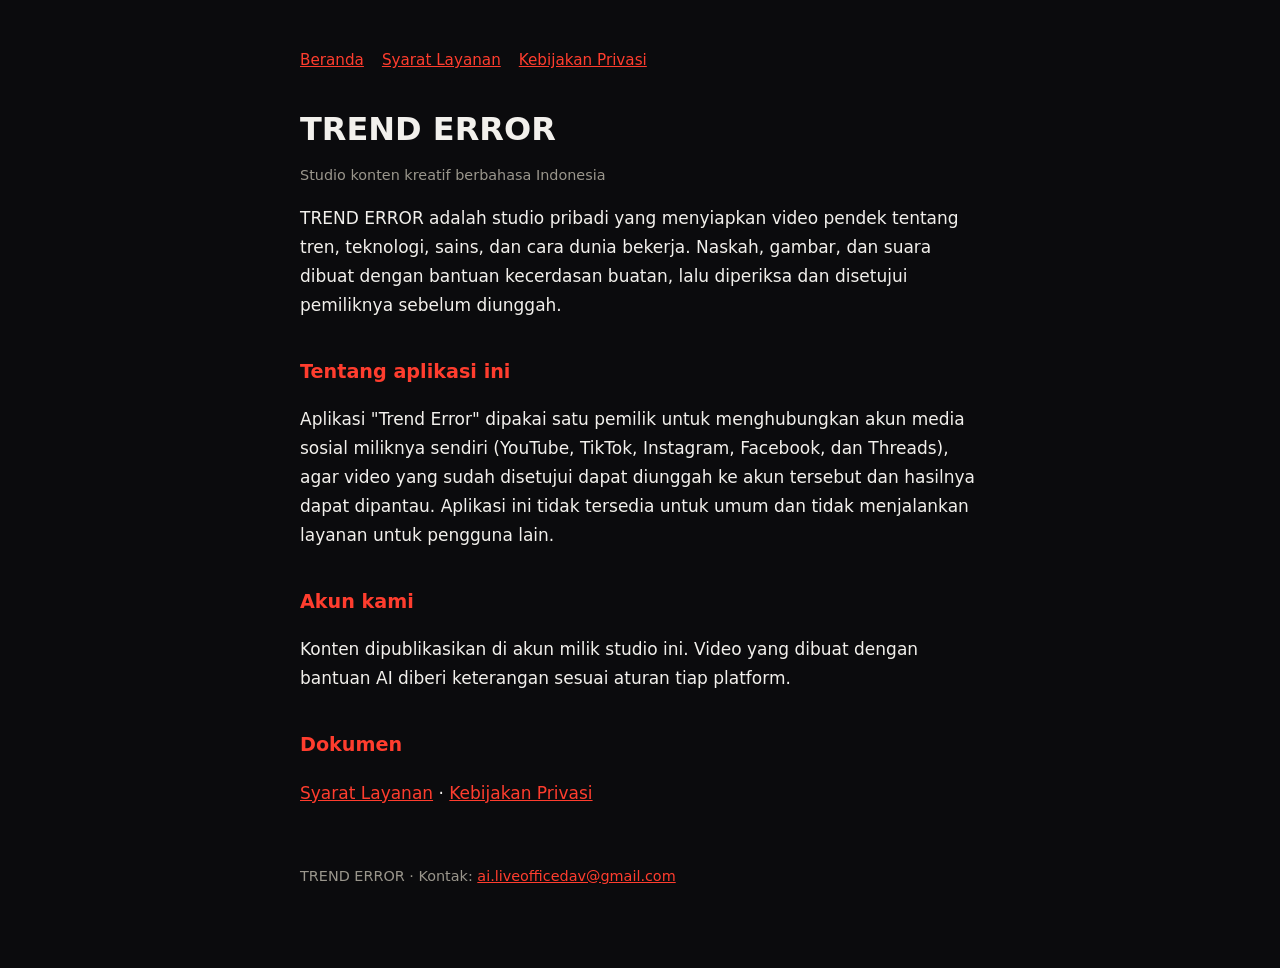
<file: index.html>
<!doctype html>
<html lang="id"><head><meta charset="utf-8"><meta name="viewport" content="width=device-width,initial-scale=1"><title>Beranda · TREND ERROR</title><link rel="stylesheet" href="gaya.css"></head>
<body><main><nav><a href="./">Beranda</a><a href="syarat/">Syarat Layanan</a><a href="privasi/">Kebijakan Privasi</a></nav>
<h1>TREND ERROR</h1>
<p class="s">Studio konten kreatif berbahasa Indonesia</p>
<p>TREND ERROR adalah studio pribadi yang menyiapkan video pendek tentang tren, teknologi, sains, dan cara dunia bekerja. Naskah, gambar, dan suara dibuat dengan bantuan kecerdasan buatan, lalu diperiksa dan disetujui pemiliknya sebelum diunggah.</p>
<h2>Tentang aplikasi ini</h2>
<p>Aplikasi "Trend Error" dipakai satu pemilik untuk menghubungkan akun media sosial miliknya sendiri (YouTube, TikTok, Instagram, Facebook, dan Threads), agar video yang sudah disetujui dapat diunggah ke akun tersebut dan hasilnya dapat dipantau. Aplikasi ini tidak tersedia untuk umum dan tidak menjalankan layanan untuk pengguna lain.</p>
<h2>Akun kami</h2>
<p>Konten dipublikasikan di akun milik studio ini. Video yang dibuat dengan bantuan AI diberi keterangan sesuai aturan tiap platform.</p>
<h2>Dokumen</h2>
<p><a href="syarat/">Syarat Layanan</a> &middot; <a href="privasi/">Kebijakan Privasi</a></p>
<footer>TREND ERROR · Kontak: <a href="mailto:ai.liveofficedav@gmail.com">ai.liveofficedav@gmail.com</a></footer></main></body></html>
</file>
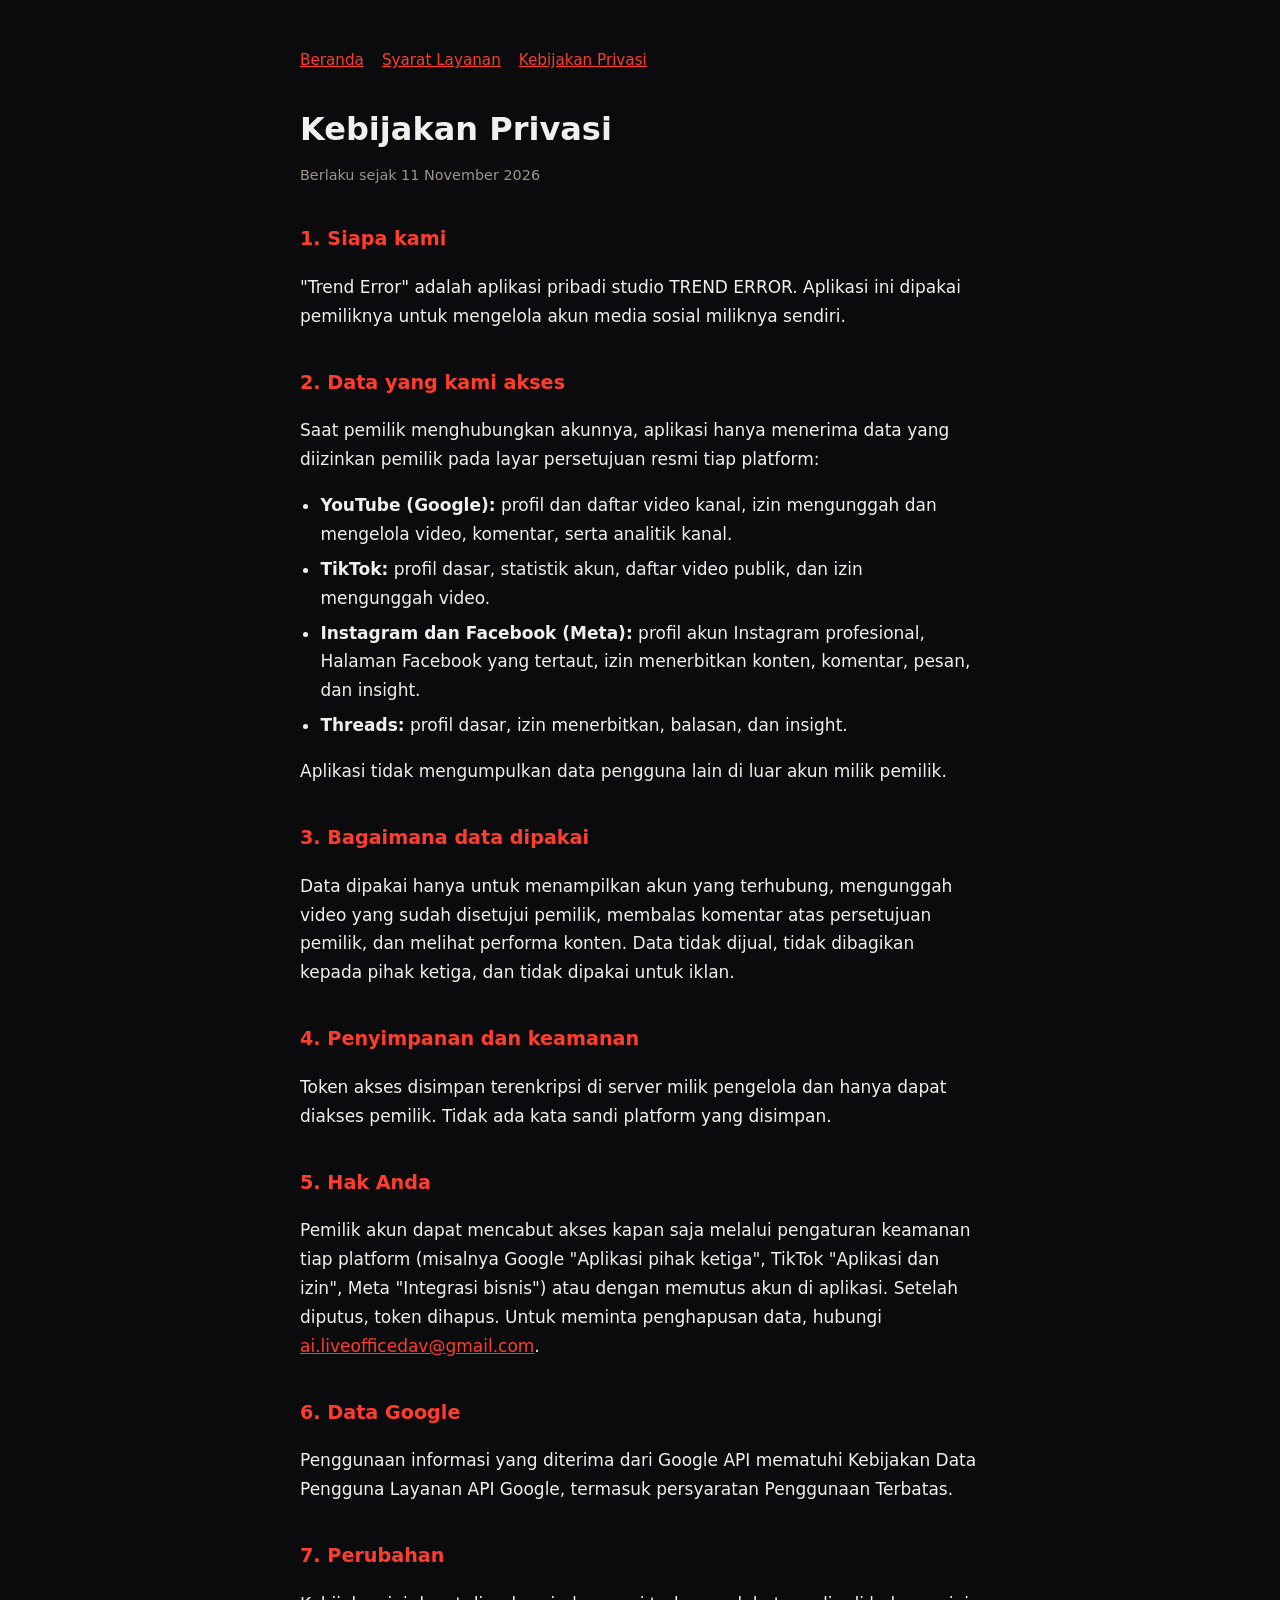
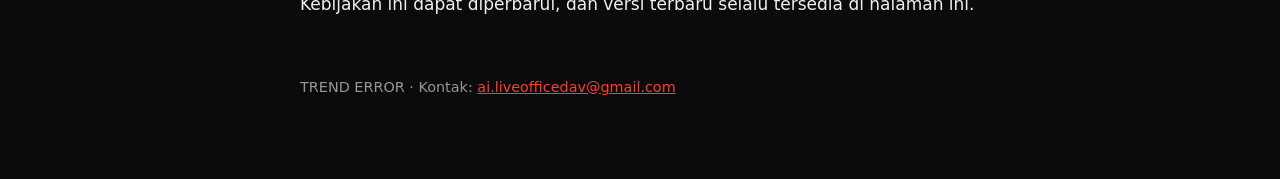
<file: privasi/index.html>
<!doctype html>
<html lang="id"><head><meta charset="utf-8"><meta name="viewport" content="width=device-width,initial-scale=1"><title>Kebijakan Privasi · TREND ERROR</title><link rel="stylesheet" href="../gaya.css"></head>
<body><main><nav><a href="../">Beranda</a><a href="../syarat/">Syarat Layanan</a><a href="../privasi/">Kebijakan Privasi</a></nav>
<h1>Kebijakan Privasi</h1><p class="s">Berlaku sejak 11 November 2026</p>
<h2>1. Siapa kami</h2><p>"Trend Error" adalah aplikasi pribadi studio TREND ERROR. Aplikasi ini dipakai pemiliknya untuk mengelola akun media sosial miliknya sendiri.</p>
<h2>2. Data yang kami akses</h2><p>Saat pemilik menghubungkan akunnya, aplikasi hanya menerima data yang diizinkan pemilik pada layar persetujuan resmi tiap platform:</p>
<ul>
<li><b>YouTube (Google):</b> profil dan daftar video kanal, izin mengunggah dan mengelola video, komentar, serta analitik kanal.</li>
<li><b>TikTok:</b> profil dasar, statistik akun, daftar video publik, dan izin mengunggah video.</li>
<li><b>Instagram dan Facebook (Meta):</b> profil akun Instagram profesional, Halaman Facebook yang tertaut, izin menerbitkan konten, komentar, pesan, dan insight.</li>
<li><b>Threads:</b> profil dasar, izin menerbitkan, balasan, dan insight.</li>
</ul>
<p>Aplikasi tidak mengumpulkan data pengguna lain di luar akun milik pemilik.</p>
<h2>3. Bagaimana data dipakai</h2><p>Data dipakai hanya untuk menampilkan akun yang terhubung, mengunggah video yang sudah disetujui pemilik, membalas komentar atas persetujuan pemilik, dan melihat performa konten. Data tidak dijual, tidak dibagikan kepada pihak ketiga, dan tidak dipakai untuk iklan.</p>
<h2>4. Penyimpanan dan keamanan</h2><p>Token akses disimpan terenkripsi di server milik pengelola dan hanya dapat diakses pemilik. Tidak ada kata sandi platform yang disimpan.</p>
<h2>5. Hak Anda</h2><p>Pemilik akun dapat mencabut akses kapan saja melalui pengaturan keamanan tiap platform (misalnya Google "Aplikasi pihak ketiga", TikTok "Aplikasi dan izin", Meta "Integrasi bisnis") atau dengan memutus akun di aplikasi. Setelah diputus, token dihapus. Untuk meminta penghapusan data, hubungi <a href="mailto:ai.liveofficedav@gmail.com">ai.liveofficedav@gmail.com</a>.</p>
<h2>6. Data Google</h2><p>Penggunaan informasi yang diterima dari Google API mematuhi Kebijakan Data Pengguna Layanan API Google, termasuk persyaratan Penggunaan Terbatas.</p>
<h2>7. Perubahan</h2><p>Kebijakan ini dapat diperbarui, dan versi terbaru selalu tersedia di halaman ini.</p>
<footer>TREND ERROR · Kontak: <a href="mailto:ai.liveofficedav@gmail.com">ai.liveofficedav@gmail.com</a></footer></main></body></html>
</file>
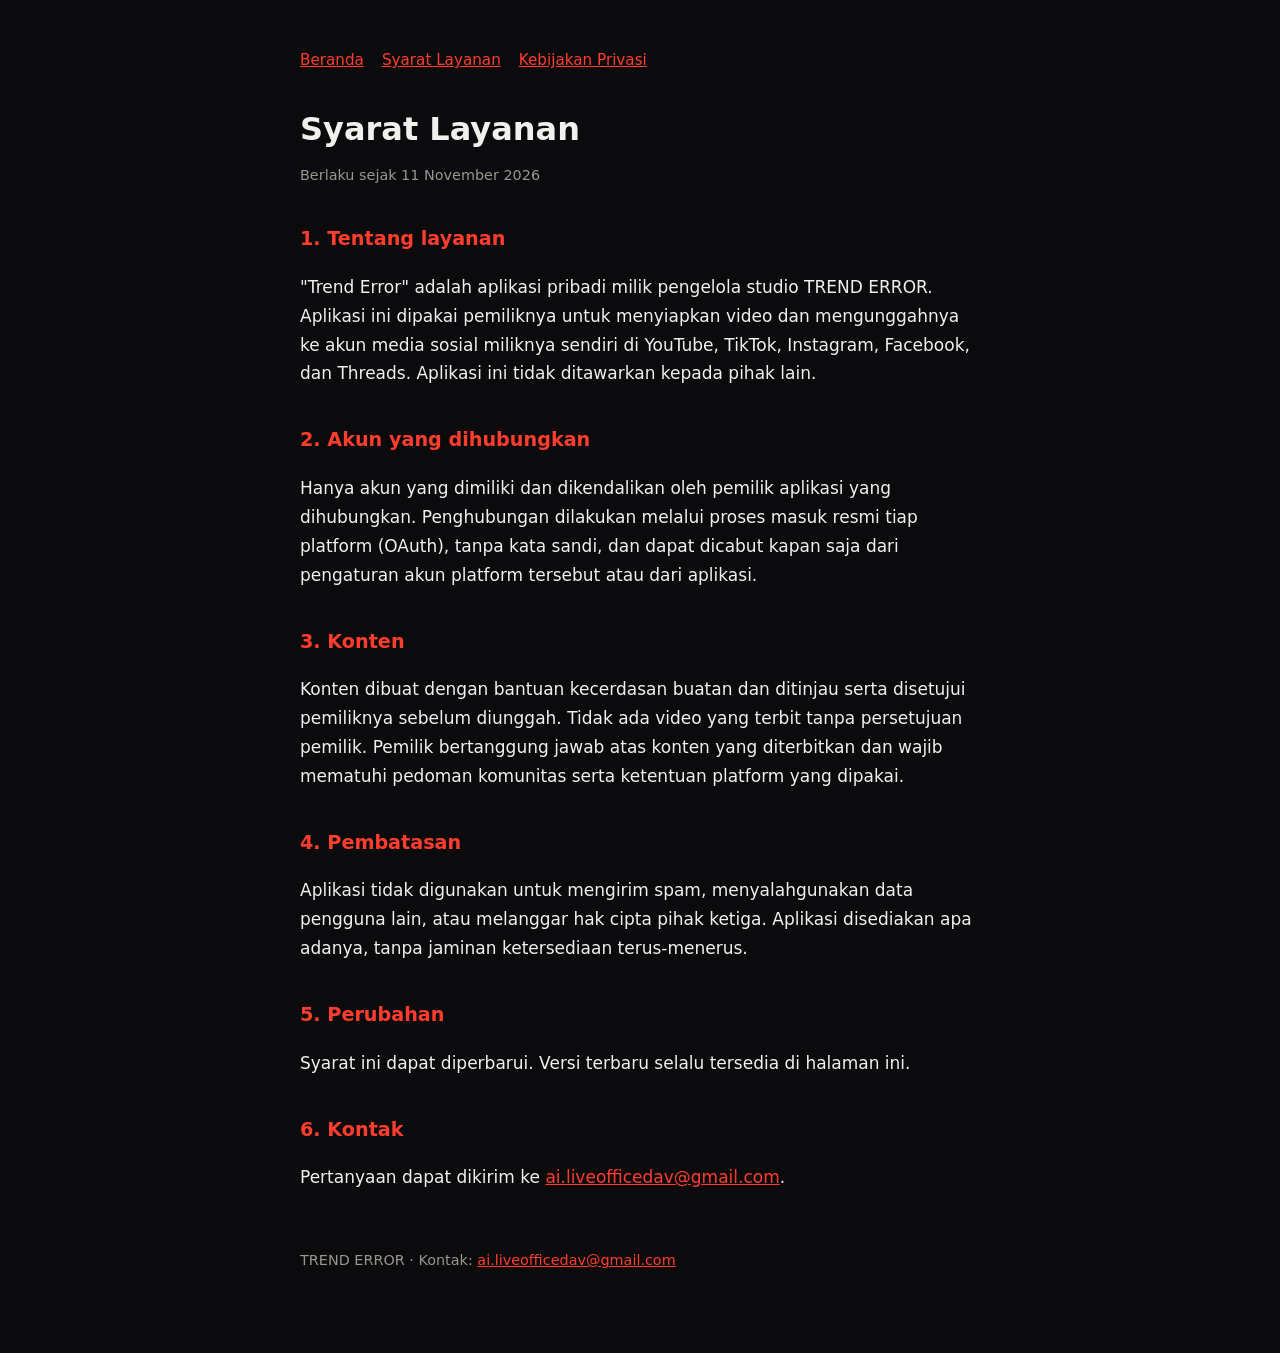
<file: syarat/index.html>
<!doctype html>
<html lang="id"><head><meta charset="utf-8"><meta name="viewport" content="width=device-width,initial-scale=1"><title>Syarat Layanan · TREND ERROR</title><link rel="stylesheet" href="../gaya.css"></head>
<body><main><nav><a href="../">Beranda</a><a href="../syarat/">Syarat Layanan</a><a href="../privasi/">Kebijakan Privasi</a></nav>
<h1>Syarat Layanan</h1><p class="s">Berlaku sejak 11 November 2026</p>
<h2>1. Tentang layanan</h2><p>"Trend Error" adalah aplikasi pribadi milik pengelola studio TREND ERROR. Aplikasi ini dipakai pemiliknya untuk menyiapkan video dan mengunggahnya ke akun media sosial miliknya sendiri di YouTube, TikTok, Instagram, Facebook, dan Threads. Aplikasi ini tidak ditawarkan kepada pihak lain.</p>
<h2>2. Akun yang dihubungkan</h2><p>Hanya akun yang dimiliki dan dikendalikan oleh pemilik aplikasi yang dihubungkan. Penghubungan dilakukan melalui proses masuk resmi tiap platform (OAuth), tanpa kata sandi, dan dapat dicabut kapan saja dari pengaturan akun platform tersebut atau dari aplikasi.</p>
<h2>3. Konten</h2><p>Konten dibuat dengan bantuan kecerdasan buatan dan ditinjau serta disetujui pemiliknya sebelum diunggah. Tidak ada video yang terbit tanpa persetujuan pemilik. Pemilik bertanggung jawab atas konten yang diterbitkan dan wajib mematuhi pedoman komunitas serta ketentuan platform yang dipakai.</p>
<h2>4. Pembatasan</h2><p>Aplikasi tidak digunakan untuk mengirim spam, menyalahgunakan data pengguna lain, atau melanggar hak cipta pihak ketiga. Aplikasi disediakan apa adanya, tanpa jaminan ketersediaan terus-menerus.</p>
<h2>5. Perubahan</h2><p>Syarat ini dapat diperbarui. Versi terbaru selalu tersedia di halaman ini.</p>
<h2>6. Kontak</h2><p>Pertanyaan dapat dikirim ke <a href="mailto:ai.liveofficedav@gmail.com">ai.liveofficedav@gmail.com</a>.</p>
<footer>TREND ERROR · Kontak: <a href="mailto:ai.liveofficedav@gmail.com">ai.liveofficedav@gmail.com</a></footer></main></body></html>
</file>
<file: gaya.css>
:root{color-scheme:dark}*{box-sizing:border-box}body{margin:0;background:#0b0b0d;color:#f2f0ec;font:17px/1.7 system-ui,Segoe UI,Arial,sans-serif}
main{max-width:720px;margin:0 auto;padding:48px 20px 80px}h1{font-size:2rem;line-height:1.2;margin:0 0 8px}h2{font-size:1.2rem;margin:36px 0 8px;color:#ff3d2e}
a{color:#ff3d2e}nav{display:flex;gap:18px;margin-bottom:36px;font-size:.95rem}.s{color:#9a968c;font-size:.9rem}footer{margin-top:56px;color:#9a968c;font-size:.9rem}
ul{padding-left:1.2em}li{margin:6px 0}
</file>
